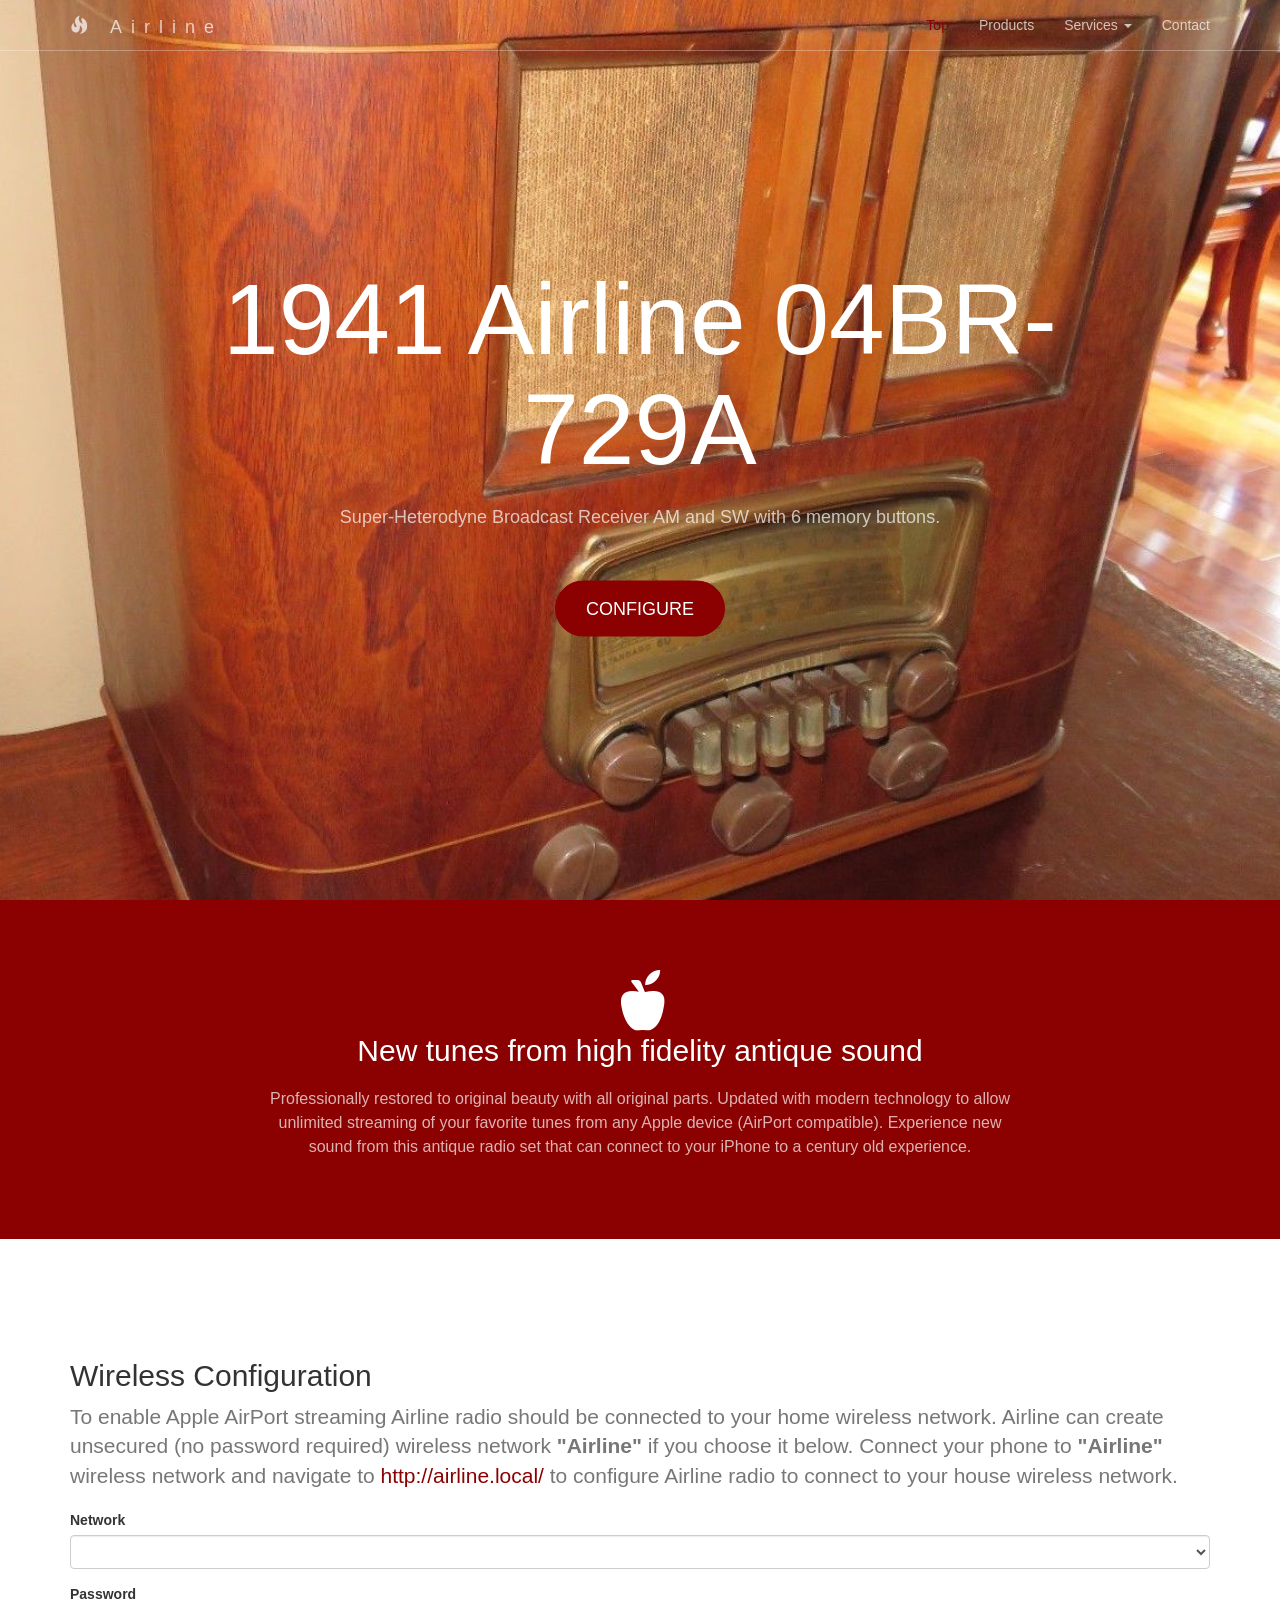
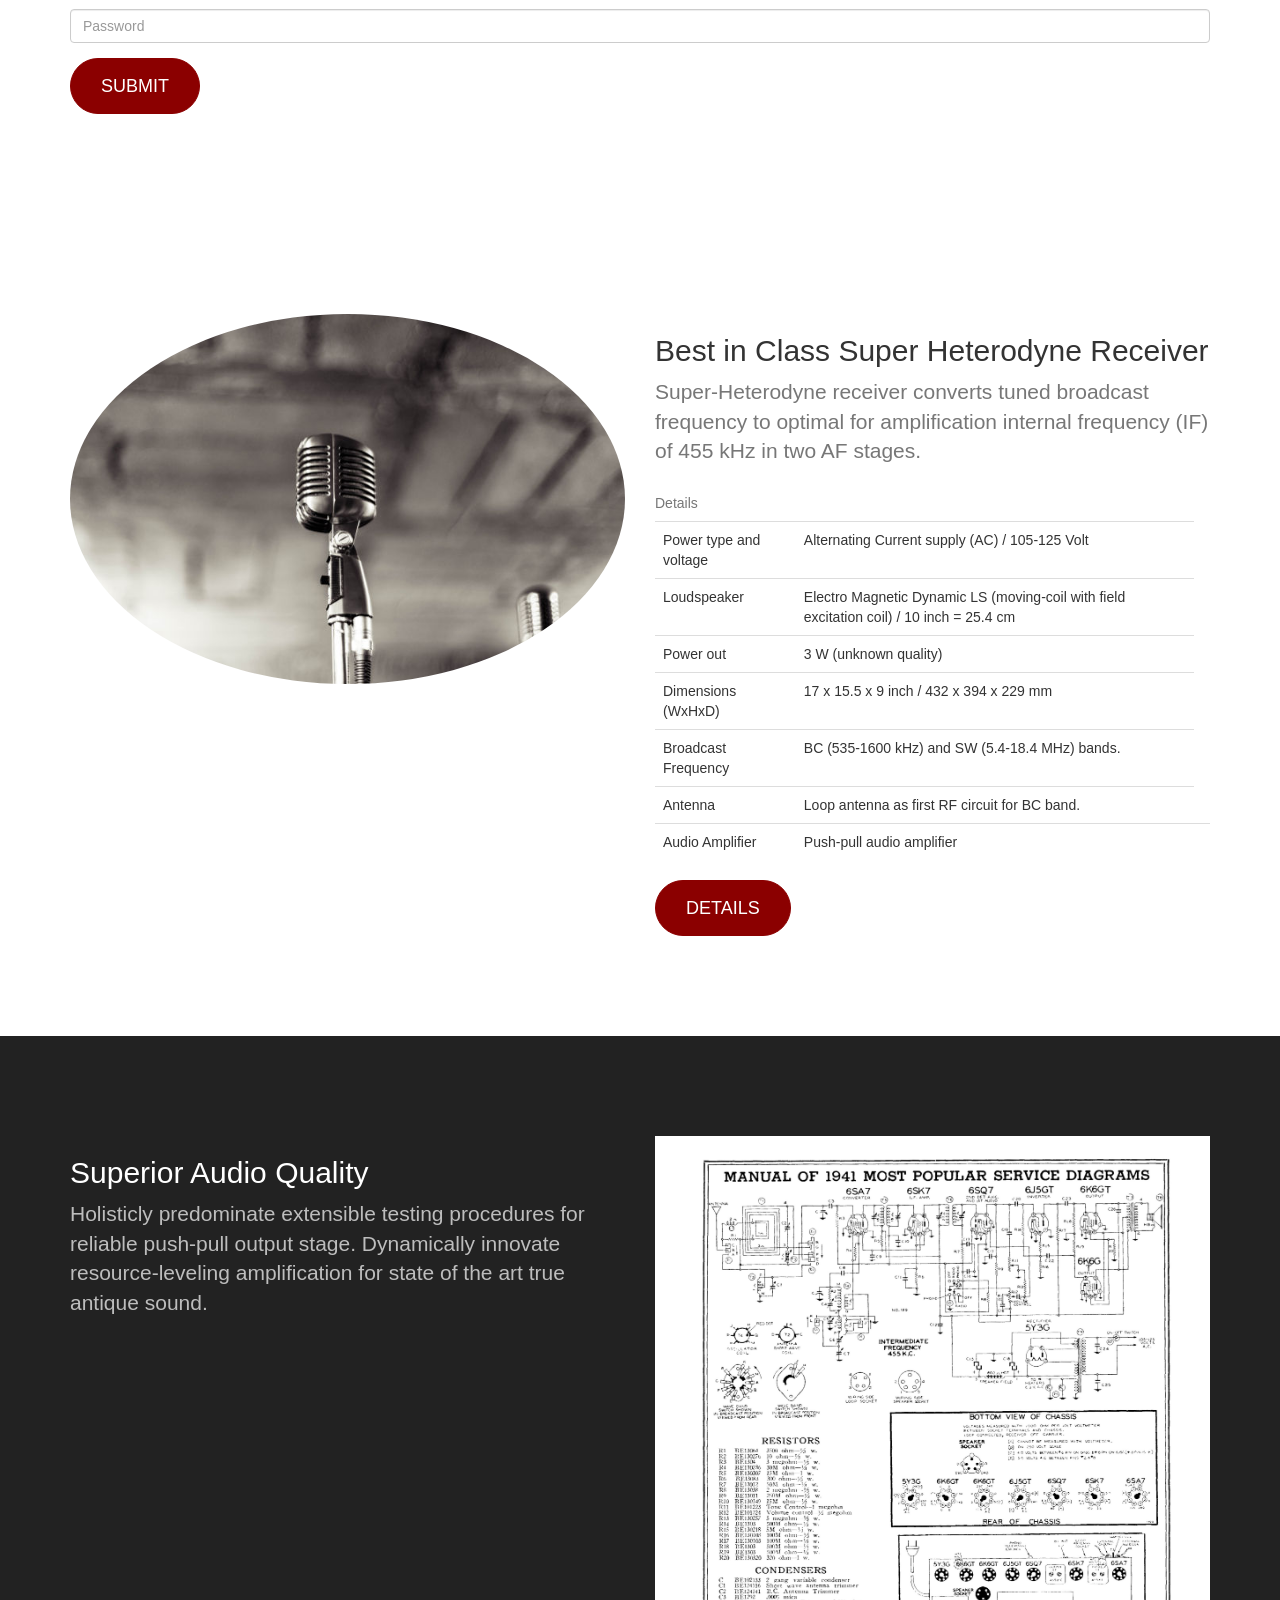
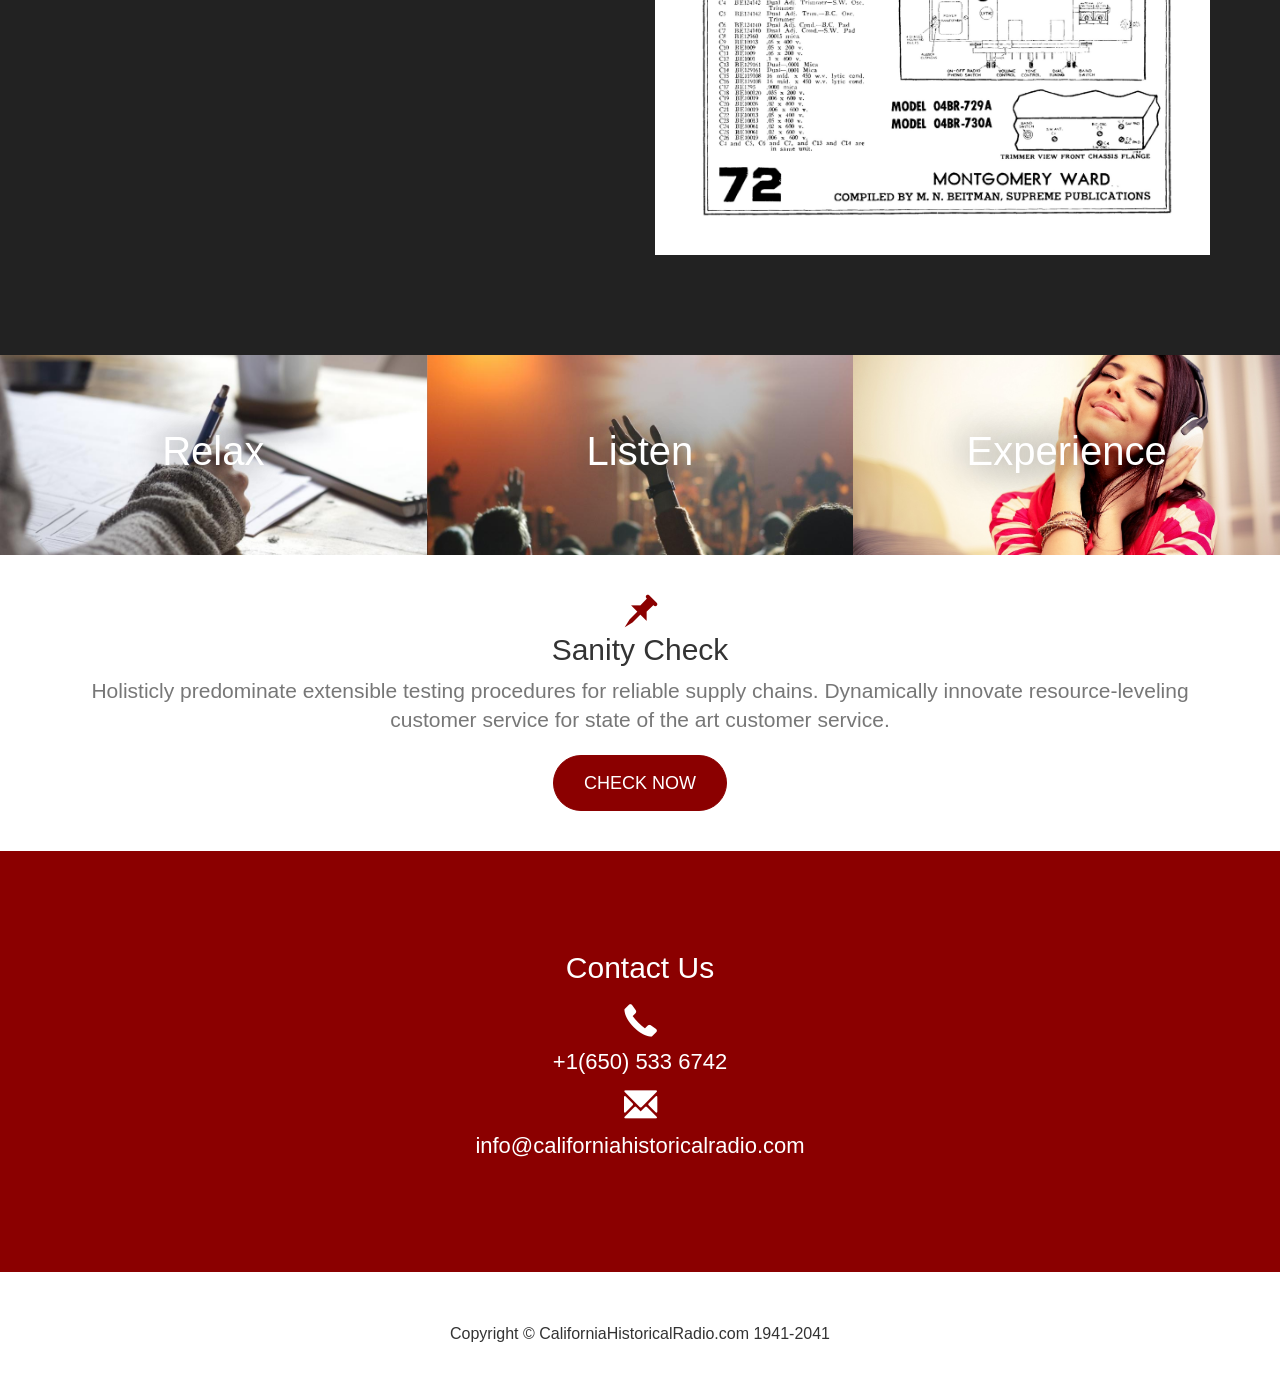
<file: html/index.html>
<!DOCTYPE html>
<!-- Template by Quackit.com -->
<!-- Images by various sources under the Creative Commons CC0 license and/or the Creative Commons Zero license. 
Although you can use them, for a more unique website, replace these images with your own. -->
<html lang="en">

<head>

    <meta charset="utf-8">
    <meta http-equiv="X-UA-Compatible" content="IE=edge">
    <meta name="viewport" content="width=device-width, initial-scale=1">
    <!-- The above 3 meta tags *must* come first in the head; any other head content must come *after* these tags -->

    <title>1941 Airline Radio</title>

    <!-- Bootstrap Core CSS -->
    <link href="css/bootstrap.min.css" rel="stylesheet">

    <!-- Custom CSS: You can use this stylesheet to override any Bootstrap styles and/or apply your own styles -->
    <link href="css/custom.css" rel="stylesheet">

    <!-- HTML5 Shim and Respond.js IE8 support of HTML5 elements and media queries -->
    <!-- WARNING: Respond.js doesn't work if you view the page via file:// -->
    <!--[if lt IE 9]>
        <script src="https://oss.maxcdn.com/libs/html5shiv/3.7.0/html5shiv.js"></script>
        <script src="https://oss.maxcdn.com/libs/respond.js/1.4.2/respond.min.js"></script>
    <![endif]-->

    <!-- Custom Fonts from Google -->
    <!--link href='http://fonts.googleapis.com/css?family=Open+Sans:300italic,400italic,600italic,700italic,800italic,400,300,600,700,800' rel='stylesheet' type='text/css'-->
    
</head>

<body>

    <!-- Navigation -->
    <nav id="siteNav" class="navbar navbar-default navbar-fixed-top" role="navigation">
        <div class="container">
            <!-- Logo and responsive toggle -->
            <div class="navbar-header">
                <button type="button" class="navbar-toggle" data-toggle="collapse" data-target="#navbar">
                    <span class="sr-only">Toggle navigation</span>
                    <span class="icon-bar"></span>
                    <span class="icon-bar"></span>
                    <span class="icon-bar"></span>
                </button>
                <a class="navbar-brand" href="#">
                	<span class="glyphicon glyphicon-fire"></span> 
                	Airline
                </a>
            </div>
            <!-- Navbar links -->
            <div class="collapse navbar-collapse" id="navbar">
                <ul class="nav navbar-nav navbar-right">
                    <li class="active">
                        <a href="#">Top</a>
                    </li>
                    <li>
                        <a href="#">Products</a>
                    </li>
					<li class="dropdown">
						<a href="#" class="dropdown-toggle" data-toggle="dropdown" role="button" aria-haspopup="true" aria-expanded="false">Services <span class="caret"></span></a>
						<ul class="dropdown-menu" aria-labelledby="about-us">
							<li><a href="#">Engage</a></li>
							<li><a href="#">Pontificate</a></li>
							<li><a href="#">Synergize</a></li>
						</ul>
					</li>
                    <li>
                        <a href="#contact">Contact</a>
                    </li>
                </ul>
                
            </div><!-- /.navbar-collapse -->
        </div><!-- /.container -->
    </nav>

	<!-- Header -->
    <header>
        <div class="header-content">
            <div class="header-content-inner">
                <h1>1941 Airline 04BR-729A</h1>
                <p>Super-Heterodyne Broadcast Receiver AM and SW with 6 memory buttons.</p>
                <a href="#configure" class="btn btn-primary btn-lg">Configure</a>
            </div>
        </div>
    </header>

	<!-- Intro Section -->
    <section class="intro">
        <div class="container">
            <div class="row">
                <div class="col-lg-8 col-lg-offset-2">
                	<span class="glyphicon glyphicon-apple" style="font-size: 60px"></span>
                    <h2 class="section-heading">New tunes from high fidelity antique sound</h2>
<p class="text-light">
Professionally restored to original beauty with all original parts. 
Updated with modern technology to allow unlimited streaming of your favorite tunes from
any Apple device (AirPort compatible). 
Experience new sound from this antique radio set that can connect to your iPhone to a 
century old experience. 
</p>
                </div>
            </div>
        </div>
    </section>

    <section class="content" id="configure">
      <div class="container">
      <h2 class="section-header">Wireless Configuration</h2>
<p class="lead text-muted">
To enable Apple AirPort streaming Airline radio should be connected to 
your home wireless network. Airline can create unsecured (no password required) wireless 
network <b>&quot;Airline&quot;</b> if you choose it below. 
Connect your phone to <b>&quot;Airline&quot;</b> wireless network and navigate 
to <a href="http://airline.local/">http://airline.local/</a> 
to configure Airline radio to connect to your house wireless network.</p>
</p>
      <form action="network" method="post">
	<div class="form-group">
	  <label for="ssidInput">Network</label>
	  <select name="ssid" class="form-control" id="ssidInput">
	    <!--{NETWORKS}-->
	  </select>
	</div>
	<div class="form-group">
	  <label for="passwordInput">Password</label>
	  <input name="password" type="password" class="form-control" 
		 id="passwordInput" placeholder="Password">
	</div>
        <button class="btn btn-primary btn-lg" type="submit">Submit</button>
      </form>
      </div>
    </section>

	<!-- Content 1 -->
    <section class="content">
        <div class="container">
            <div class="row">
                <div class="col-sm-6">
                    <img class="img-responsive img-circle center-block" src="images/microphone.jpg" alt="">
                </div>
                <div class="col-sm-6">
                	<h2 class="section-header">Best in Class Super Heterodyne Receiver</h2>
<p class="lead text-muted">
Super-Heterodyne receiver converts tuned broadcast frequency to optimal for amplification internal frequency (IF) of 455 kHz in two AF stages. </p>
<table class="table">
<caption>Details</caption>
<tr><td>Power type and voltage</td><td>Alternating Current supply (AC) / 105-125 Volt</td></tr>
<tr><td>Loudspeaker</td><td>Electro Magnetic Dynamic LS (moving-coil with field excitation coil) / 10 inch = 25.4 cm</td></tr>
<tr><td>Power out</td><td>3 W (unknown quality)</td></tr>
<tr><td>Dimensions (WxHxD)</td><td>17 x 15.5 x 9 inch / 432 x 394 x 229 mm</td></tr>
<tr><td>Broadcast Frequency</td><td>BC (535-1600 kHz) and SW (5.4-18.4 MHz) bands.</td></tr> 
<tr><td>Antenna</td><td>Loop antenna as first RF circuit for BC band.</td></tr>
<tr><td>Audio Amplifier</td><td>Push-pull audio amplifier<td></tr>
</table>
                	<a href="#" class="btn btn-primary btn-lg">Details</a>
                </div>                
                
            </div>
        </div>
    </section>

	<!-- Content 2 -->
     <section class="content content-2">
        <div class="container">
            <div class="row">
                <div class="col-sm-6">
              	<h2 class="section-header">Superior Audio Quality</h2>
               	<p class="lead text-light">Holisticly predominate extensible testing procedures for reliable push-pull output stage. Dynamically innovate resource-leveling amplification for state of the art true antique sound.</p>
                </div>    
                <div class="col-sm-6">
                    <img class="img-responsive center-block" src="images/schematic.jpg" alt="">
                </div>            
                
            </div>
        </div>
    </section>    

    <!-- Promos -->
	<div class="container-fluid">
        <div class="row promo">
            <a href="#">
			<div class="col-md-4 promo-item item-1">
			<h3>Relax</h3>
			</div>
            </a>
            <a href="#">
			<div class="col-md-4 promo-item item-2">
			<h3>Listen</h3>
			</div>
            </a>
			
	    <a href="#">
			 <div class="col-md-4 promo-item item-3">
			 <h3>Experience</h3>
			</div>
            </a>
        </div>
    </div><!-- /.container-fluid -->

	<!-- Content 3 -->
     <section class="content content-3">
        <div class="container">
			<h2 class="section-header"><span class="glyphicon glyphicon-pushpin text-primary"></span><br> Sanity Check</h2>
			<p class="lead text-muted">Holisticly predominate extensible testing procedures for reliable supply chains. Dynamically innovate resource-leveling customer service for state of the art customer service.</p> 
                    <a href="#" class="btn btn-primary btn-lg">Check Now</a>               
            </div>
        </div>
    </section>
    
	<!-- Footer -->
    <footer class="page-footer">
    
    	<!-- Contact Us -->
        <div class="contact" id="contact">
        	<div class="container">
				<h2 class="section-heading">Contact Us</h2>
				<p><span class="glyphicon glyphicon-earphone"></span><br> +1(650) 533 6742</p>
				<p><span class="glyphicon glyphicon-envelope"></span><br> info@californiahistoricalradio.com</p>
        	</div>
        </div>
        	
        <!-- Copyright etc -->
        <div class="small-print">
        	<div class="container">
        		<p>Copyright &copy; CaliforniaHistoricalRadio.com 1941-2041</p>
        	</div>
        </div>
        
    </footer>

    <!-- jQuery -->
    <script src="js/jquery-1.11.3.min.js"></script>

    <!-- Bootstrap Core JavaScript -->
    <script src="js/bootstrap.min.js"></script>

    <!-- Plugin JavaScript -->
    <script src="js/jquery.easing.min.js"></script>
    
    <!-- Custom Javascript -->
    <script src="js/custom.js"></script>

</body>

</html>
</file>
<file: html/css/custom.css>
html,
body {
    width: 100%;
    height: 100%;
    font-family: 'Open Sans','Helvetica Neue',Arial,sans-serif;
}

a {
    color: darkred;
    -webkit-transition: all .35s;
    -moz-transition: all .35s;
    transition: all .35s;
}

a:hover,
a:focus {
    color: brown;
}

p {
    font-size: 16px;
    line-height: 1.5;
}

header {
    position: relative;
    width: 100%;
    min-height: auto;
    text-align: center;
    color: #fff;
    background-image: url('../images/header.jpg');
    background-position: center;
    -webkit-background-size: cover;
    -moz-background-size: cover;
    background-size: cover;
    -o-background-size: cover;
}

header .header-content {
    position: relative;
    width: 100%;
    padding: 100px 15px 70px;
    text-align: center;
}

header .header-content .header-content-inner h1 {
    margin-top: 0;
    margin-bottom: 20px;
    font-size: 50px;
    font-weight: 300;
}

header .header-content .header-content-inner p {
    margin-bottom: 50px;
    font-size: 16px;
    font-weight: 300;
    color: rgba(255,255,255,.7);
}

@media(min-width:768px) {
    header {
        min-height: 100%;
    }

    header .header-content {
        position: absolute;
        top: 50%;
        padding: 0 50px;
        -webkit-transform: translateY(-50%);
        -ms-transform: translateY(-50%);
        transform: translateY(-50%);
    }

    header .header-content .header-content-inner {
        margin-right: auto;
        margin-left: auto;
        max-width: 1000px;
    }

    header .header-content .header-content-inner h1 {
        font-size: 100px;
    }

    header .header-content .header-content-inner p {
        margin-right: auto;
        margin-left: auto;
        max-width: 80%;
        font-size: 18px;
    }
}

.section-heading {
    margin-top: 0;
    margin-bottom: 20px;
}

.intro {
    color: #fff;
    background-color: darkred;
    padding: 70px 0;
    text-align: center;
}

.content {
    padding: 100px 0;
}

.content-2 {
    color: #fff;
    background-color: #222;
}

.content-3 {
    padding: 20px 0 40px;
    text-align: center;
}

.promo,
.promo h3,
.promo a:link,
.promo a:visited,
.promo a:hover,
.promo a:active {
    color: white;
	text-shadow: 0px 0px 40px black;
    text-decoration: none;
}

.promo-item {
    height: 200px;
    line-height: 180px;
    text-align: center;
}

.promo-item:hover {
    background-size: 110%; 
    border: 10px solid rgba(255,255,255,0.3);
    line-height: 160px;
}

.promo-item h3 {
    font-size: 40px;
    display: inline-block;
    vertical-align: middle;
}

.item-1 {
	background: url('../images/writing.jpg');
	}
	
.item-2 {
	background: url('../images/concert.jpg');
	}
	
.item-3 {
	background: url('../images/listening.jpg');
	}
		
.item-1,
.item-2,
.item-3 {
	background-size: cover;
	background-position: 50% 50%;
	}

.page-footer {
	text-align: center;
	}

.page-footer .contact {
	padding: 100px 0;
	background-color: darkred;
	color: #fff;
	}

.page-footer .contact p {
	font-size: 22px;
	font-weight: 300;
	}
	
.content-3 .glyphicon,	
.page-footer .contact .glyphicon {
	font-size: 32px;
	font-weight: 700;
	}
		
.page-footer .small-print {
	padding: 50px 0 40px;
	font-weight: 300;
	}

.text-light {
    color: rgba(255,255,255,.7);
}

.navbar-default {
    border-color: rgba(34,34,34,.05);
    background-color: #fff;
    -webkit-transition: all .35s;
    -moz-transition: all .35s;
    transition: all .35s;
}

.navbar-default .navbar-header .navbar-brand {
    color: darkred;
}

.navbar-default .navbar-header .navbar-brand:hover,
.navbar-default .navbar-header .navbar-brand:focus {
    color: #eb3812;
}

.navbar-default .nav > li>a,
.navbar-default .nav>li>a:focus {
    color: #222;
}

.navbar-default .nav > li>a:hover,
.navbar-default .nav>li>a:focus:hover {
    color: darkred;
}

.navbar-default .nav > li.active>a,
.navbar-default .nav>li.active>a:focus {
    color: darkred!important;
    background-color: transparent;
}

.navbar-default .nav > li.active>a:hover,
.navbar-default .nav>li.active>a:focus:hover {
    background-color: transparent;
}

@media(min-width:768px) {
    .navbar-default {
        border-color: rgba(255,255,255,.3);
        background-color: transparent;
    }

    .navbar-default .navbar-header .navbar-brand {
        color: rgba(255,255,255,.7);
        letter-spacing: 0.5em;
    }

    .navbar-default .navbar-header .navbar-brand:hover,
    .navbar-default .navbar-header .navbar-brand:focus {
        color: #fff;
    }

    .navbar-default .nav > li>a,
    .navbar-default .nav>li>a:focus {
        color: rgba(255,255,255,.7);
    }

    .navbar-default .nav > li>a:hover,
    .navbar-default .nav>li>a:focus:hover {
        color: #fff;
    }

    .navbar-default.affix {
        border-color: #fff;
        background-color: #fff;
        box-shadow: 0px 7px 20px 0px rgba(0,0,0,0.1);
    }

    .navbar-default.affix .navbar-header .navbar-brand {
        letter-spacing: 0;
        color: darkred;
    }

    .navbar-default.affix .navbar-header .navbar-brand:hover,
    .navbar-default.affix .navbar-header .navbar-brand:focus {
        color: #eb3812;
    }

    .navbar-default.affix .nav > li>a,
    .navbar-default.affix .nav>li>a:focus {
        color: #222;
    }

    .navbar-default.affix .nav > li>a:hover,
    .navbar-default.affix .nav>li>a:focus:hover {
        color: darkred;
    }
}

.btn-default {
    border-color: #fff;
    color: #222;
    background-color: #fff;
    -webkit-transition: all .35s;
    -moz-transition: all .35s;
    transition: all .35s;
}

.btn-default:hover,
.btn-default:focus,
.btn-default.focus,
.btn-default:active,
.btn-default.active,
.open > .dropdown-toggle.btn-default {
    border-color: #eee;
    color: #222;
    background-color: #eee;
}

.btn-default:active,
.btn-default.active,
.open > .dropdown-toggle.btn-default {
    background-image: none;
}

.btn-default.disabled,
.btn-default[disabled],
fieldset[disabled] .btn-default,
.btn-default.disabled:hover,
.btn-default[disabled]:hover,
fieldset[disabled] .btn-default:hover,
.btn-default.disabled:focus,
.btn-default[disabled]:focus,
fieldset[disabled] .btn-default:focus,
.btn-default.disabled.focus,
.btn-default[disabled].focus,
fieldset[disabled] .btn-default.focus,
.btn-default.disabled:active,
.btn-default[disabled]:active,
fieldset[disabled] .btn-default:active,
.btn-default.disabled.active,
.btn-default[disabled].active,
fieldset[disabled] .btn-default.active {
    border-color: #fff;
    background-color: #fff;
}

.btn-default .badge {
    color: #fff;
    background-color: #222;
}

.btn-primary {
    border-color: darkred;
    color: #fff;
    background-color: darkred;
    -webkit-transition: all .35s;
    -moz-transition: all .35s;
    transition: all .35s;
}

.btn-primary:hover,
.btn-primary:focus,
.btn-primary.focus,
.btn-primary:active,
.btn-primary.active,
.open > .dropdown-toggle.btn-primary {
    border-color: red;
    color: #fff;
    background-color: red;
}

.btn-primary:active,
.btn-primary.active,
.open > .dropdown-toggle.btn-primary {
    background-image: none;
}

.btn-primary.disabled,
.btn-primary[disabled],
fieldset[disabled] .btn-primary,
.btn-primary.disabled:hover,
.btn-primary[disabled]:hover,
fieldset[disabled] .btn-primary:hover,
.btn-primary.disabled:focus,
.btn-primary[disabled]:focus,
fieldset[disabled] .btn-primary:focus,
.btn-primary.disabled.focus,
.btn-primary[disabled].focus,
fieldset[disabled] .btn-primary.focus,
.btn-primary.disabled:active,
.btn-primary[disabled]:active,
fieldset[disabled] .btn-primary:active,
.btn-primary.disabled.active,
.btn-primary[disabled].active,
fieldset[disabled] .btn-primary.active {
    border-color: darkred;
    background-color: darkred;
}

.btn-primary .badge {
    color: darkred;
    background-color: #fff;
}


.btn {
    border-radius: 300px;
    text-transform: uppercase;
}

.btn-lg {
    padding: 15px 30px;
}

::-moz-selection {
    text-shadow: none;
    color: #fff;
    background: #222;
}

::selection {
    text-shadow: none;
    color: #fff;
    background: #222;
}

img::selection {
    color: #fff;
    background: 0 0;
}

img::-moz-selection {
    color: #fff;
    background: 0 0;
}

.text-primary {
    color: darkred;
}

.bg-primary {
    background-color: darkred;
}
</file>
